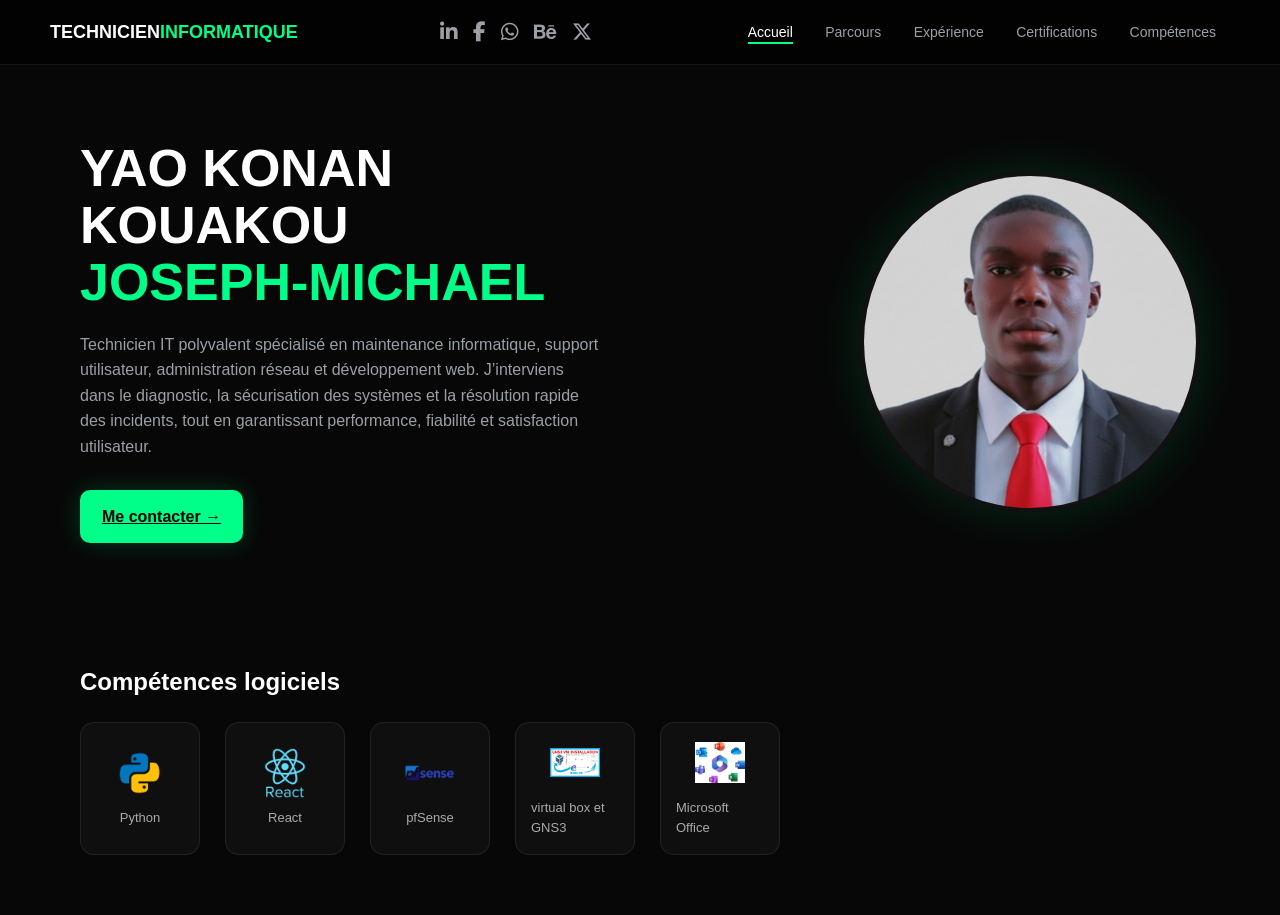
<file: index.html>
<!DOCTYPE html>
<html lang="fr">
<head>
  <!-- META ESSENTIEL -->
  <meta charset="UTF-8">
  <meta name="viewport" content="width=device-width, initial-scale=1.0">
  
  <!-- LIEN CORRIGÉ POUR LES ICÔNES -->
  <link rel="stylesheet" href="https://cdnjs.cloudflare.com/ajax/libs/font-awesome/6.5.0/css/all.min.css">

  <!-- SEO -->
  <meta name="description" content="Portfolio professionnel de Joseph-Michael YAO, technicien informatique spécialisé en maintenance, réseaux, développement web et vidéosurveillance.">
  <meta name="keywords" content="technicien informatique, réseau, maintenance, vidéosurveillance, développeur web, Côte d'Ivoire">
  <meta name="author" content="YAO KONAN KOUAKOU JOSEPH-MICHAEL">

  <!-- OPEN GRAPH (pour partage WhatsApp / Facebook) -->
  <meta property="og:title" content="Joseph-Michael YAO | Technicien Informatique">
  <meta property="og:description" content="Technicien IT polyvalent spécialisé en maintenance, réseau et développement web.">
  <meta property="og:image" content="profile.jpg">
  <meta property="og:type" content="website">

  <title>Joseph-Michael YAO | Technicien Informatique</title>

  <!-- CSS -->
  <link rel="stylesheet" href="style.css">

  <!-- FAVICON -->
  <link rel="icon" href="profile.jpg" type="image/jpeg">
</head>

<body>

  <!-- ================= NAVBAR ================= -->
  <header class="navbar">
    

    <!-- LOGO -->
    <div class="logo" aria-label="Logo du site">
      TECHNICIEN<span>INFORMATIQUE</span>
    </div>

    <!-- RÉSEAUX SOCIAUX DESKTOP -->
    <div class="socials">
      <a href="https://linkedin.com" target="_blank" aria-label="LinkedIn">
        <i class="fab fa-linkedin-in"></i>
      </a>
      <a href="https://www.facebook.com/share/1b37nTkpsk/?mibextid=wwXIfr" target="_blank" aria-label="Facebook">
        <i class="fab fa-facebook-f"></i>
      </a>
      <a href="https://wa.me/2250545827545" target="_blank" aria-label="WhatsApp">
        <i class="fab fa-whatsapp"></i>
      </a>
      <a href="#" aria-label="Behance">
        <i class="fab fa-behance"></i>
      </a>
      <a href="#" aria-label="Twitter">
        <i class="fab fa-x-twitter"></i>
      </a>
    </div>

    <!-- NAVIGATION -->
<nav id="menu" class="nav-menu" aria-label="Navigation principale">

  <a href="index.html" class="active">Accueil</a>
  <a href="parcours.html">Parcours</a>
  <a href="experience.html">Expérience</a>
  <a href="certification.html">Certifications</a>
  <a href="competence.html">Compétences</a>

  <!-- 🔽 AJOUT RÉSEAUX DANS MENU MOBILE -->
  <div class="mobile-socials">
    <a href="https://linkedin.com" target="_blank">
      <i class="fab fa-linkedin-in"></i>
    </a>
    <a href="https://facebook.com/joseph.michael" target="_blank">
      <i class="fab fa-facebook-f"></i>
    </a>
    <a href="https://wa.me/2250545827545" target="_blank">
      <i class="fab fa-whatsapp"></i>
    </a>
    <a href="#">
      <i class="fab fa-behance"></i>
    </a>
    <a href="#">
      <i class="fab fa-x-twitter"></i>
    </a>
  </div>
</nav>

    <!-- MENU MOBILE -->
    <button class="burger" aria-label="Ouvrir le menu mobile" onclick="toggleMenu()">
      ☰
    </button>

  </header>

  <!-- ================= CONTENU PRINCIPAL ================= -->
  <main>

    <!-- HERO SECTION -->
    <section class="hero">

      <!-- TEXTE -->
      <div class="hero-text">
        <h1>
          YAO KONAN KOUAKOU <br>
          <span>JOSEPH-MICHAEL</span>
        </h1>

        <p>
          Technicien IT polyvalent spécialisé en maintenance informatique, support utilisateur,
          administration réseau et développement web.  
          J’interviens dans le diagnostic, la sécurisation des systèmes et la résolution rapide
          des incidents, tout en garantissant performance, fiabilité et satisfaction utilisateur.
        </p>

        <a href="https://wa.me/2250545827545" class="btn" aria-label="Contacter Joseph-Michael">
          Me contacter →
        </a>
      </div>

      <!-- IMAGE -->
      <div class="hero-img">
        <div class="circle">
          <img 
            src="profile.jpg" 
            alt="Photo de Joseph-Michael YAO, technicien informatique"
            loading="lazy"
          >
        </div>
      </div>

    </section>

    <!-- ================= COMPÉTENCES LOGICIEL ================= -->
    <section class="worked" aria-labelledby="competences-logiciel">
      
      <h2 id="competences-logiciel">Compétences logiciels</h2>

        <div class="logos">

          <div class="logo-item">
            <img src="python.png" alt="Python">
            <span>Python</span>
          </div>

          <div class="logo-item">
            <img src="react_logo.webp" alt="React logo">
            <span>React</span>
          </div>

          <div class="logo-item">
            <img src="pfsense-logo.webp" alt="pfSense logo">
            <span>pfSense</span>
          </div>

          <div class="logo-item">
            <img src="maxresdefault.jpg" alt="virtual box et GNS3 logo">
            <span>virtual box et GNS3</span>
          </div>

          <div class="logo-item">
            <img src="office.webp" alt="Microsoft Office">
            <span>Microsoft Office</span>
          </div>

        </div>
    </section>

  </main>

  <!-- JS -->
  <script src="java.js" defer></script>

</body>
</html>
</file>
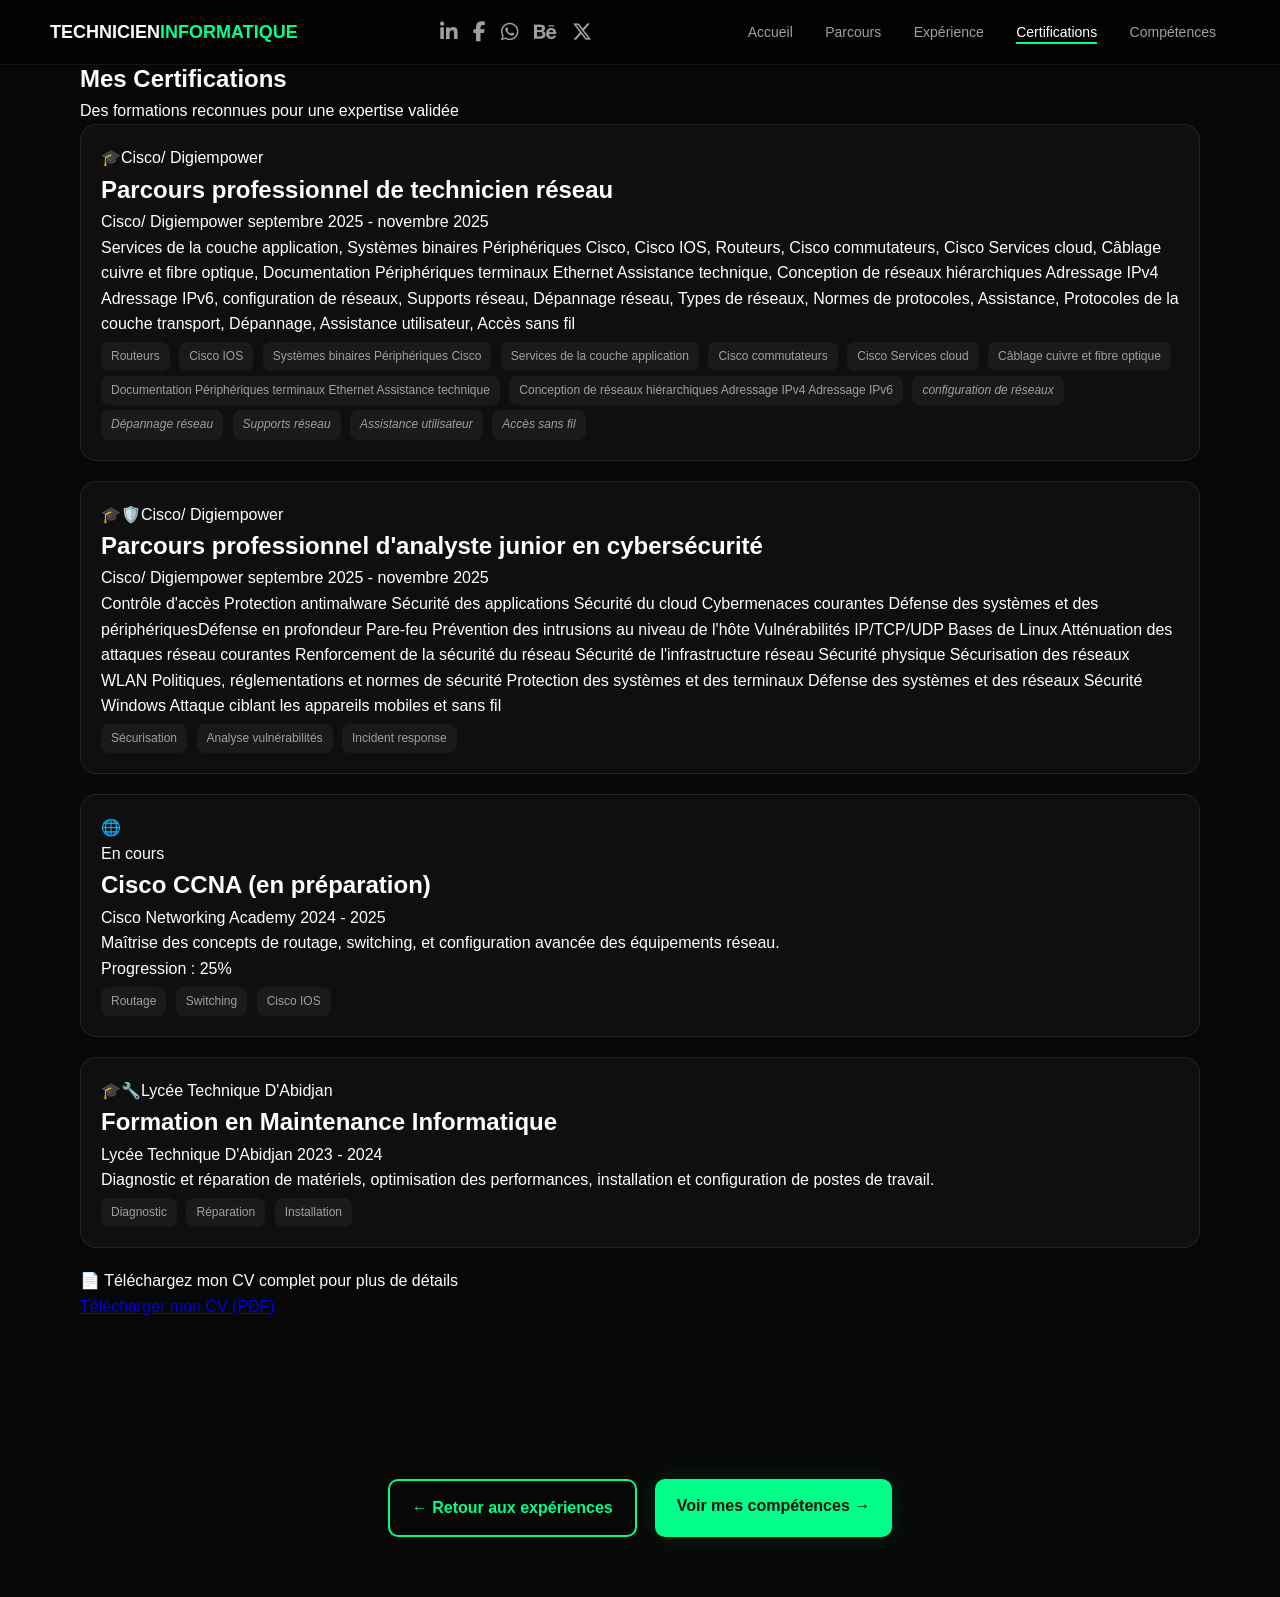
<file: certification.html>
<!DOCTYPE html>
<html lang="fr">
<head>
  <!-- META ESSENTIEL -->
  <meta charset="UTF-8">
  <meta name="viewport" content="width=device-width, initial-scale=1.0">
  
  <!-- LIEN CORRIGÉ POUR LES ICÔNES -->
  <link rel="stylesheet" href="https://cdnjs.cloudflare.com/ajax/libs/font-awesome/6.5.0/css/all.min.css">

  <!-- SEO -->
  <meta name="description" content="Portfolio professionnel de Joseph-Michael YAO, technicien informatique spécialisé en maintenance, réseaux, développement web et vidéosurveillance.">
  <meta name="keywords" content="technicien informatique, réseau, maintenance, vidéosurveillance, développeur web, Côte d'Ivoire">
  <meta name="author" content="YAO KONAN KOUAKOU JOSEPH-MICHAEL">

  <!-- OPEN GRAPH (pour partage WhatsApp / Facebook) -->
  <meta property="og:title" content="Joseph-Michael YAO | Technicien Informatique">
  <meta property="og:description" content="Technicien IT polyvalent spécialisé en maintenance, réseau et développement web.">
  <meta property="og:image" content="profile.jpg">
  <meta property="og:type" content="website">

  <title>Joseph-Michael YAO | Technicien Informatique</title>

  <!-- CSS -->
  <link rel="stylesheet" href="style.css">

  <!-- FAVICON -->
  <link rel="icon" href="profile.jpg" type="image/jpeg">
</head>

<body>

  <!-- ================= NAVBAR ================= -->
  <header class="navbar">
    

    <!-- LOGO -->
    <div class="logo" aria-label="Logo du site">
      TECHNICIEN<span>INFORMATIQUE</span>
    </div>

    <!-- RÉSEAUX SOCIAUX DESKTOP -->
    <div class="socials">
      <a href="https://linkedin.com" target="_blank" aria-label="LinkedIn">
        <i class="fab fa-linkedin-in"></i>
      </a>
      <a href="https://www.facebook.com/share/1b37nTkpsk/?mibextid=wwXIfr" target="_blank" aria-label="Facebook">
        <i class="fab fa-facebook-f"></i>
      </a>
      <a href="https://wa.me/2250545827545" target="_blank" aria-label="WhatsApp">
        <i class="fab fa-whatsapp"></i>
      </a>
      <a href="#" aria-label="Behance">
        <i class="fab fa-behance"></i>
      </a>
      <a href="#" aria-label="Twitter">
        <i class="fab fa-x-twitter"></i>
      </a>
    </div>

    <!-- NAVIGATION -->
<nav id="menu" class="nav-menu" aria-label="Navigation principale">

  <a href="index.html">Accueil</a>
  <a href="parcours.html">Parcours</a>
  <a href="experience.html">Expérience</a>
  <a href="certification.html" class="active">Certifications</a>
  <a href="competence.html">Compétences</a>

  <!-- 🔽 AJOUT RÉSEAUX DANS MENU MOBILE -->
  <div class="mobile-socials">
    <a href="https://linkedin.com" target="_blank">
      <i class="fab fa-linkedin-in"></i>
    </a>
    <a href="https://facebook.com/joseph.michael" target="_blank">
      <i class="fab fa-facebook-f"></i>
    </a>
    <a href="https://wa.me/2250545827545" target="_blank">
      <i class="fab fa-whatsapp"></i>
    </a>
    <a href="#">
      <i class="fab fa-behance"></i>
    </a>
    <a href="#">
      <i class="fab fa-x-twitter"></i>
    </a>
  </div>
</nav>

    <!-- MENU MOBILE -->
    <button class="burger" aria-label="Ouvrir le menu mobile" onclick="toggleMenu()">
      ☰
    </button>

  </header>

  <main>
    <!-- SECTION CERTIFICATIONS -->
    <section class="certifications">
      <div class="certifications-header">
        <h1>Mes Certifications</h1>
        <p class="subtitle">Des formations reconnues pour une expertise validée</p>
      </div>

      <div class="certifications-grid">
        <!-- Certification 1 - Parcours professionnel de technicien réseau -->
        <div class="certification-card">
          <div class="certification-icon">🎓Cisco/ Digiempower</div>
          <div class="certification-content">
            <h2>Parcours professionnel de technicien réseau</h2>
            <div class="certification-meta">
              <span class="cert-org">Cisco/ Digiempower</span>
              <span class="cert-date">septembre 2025 - novembre 2025</span>
            </div>
            <p> Services de la couche application,
              Systèmes binaires Périphériques Cisco, 
              Cisco IOS, Routeurs, 
              Cisco commutateurs, 
              Cisco Services cloud,
              Câblage cuivre et fibre optique,
              Documentation Périphériques terminaux Ethernet Assistance technique,
              Conception de réseaux hiérarchiques Adressage IPv4 Adressage IPv6, 
              configuration de réseaux,
              Supports réseau,
              Dépannage réseau, 
              Types de réseaux, 
              Normes de protocoles, 
              Assistance, 
              Protocoles de la couche transport, 
              Dépannage, 
              Assistance utilisateur, 
              Accès sans fil</p>
            <div class="certification-skills">
              <span class="cert-skill">Routeurs</span>
              <span class="cert-skill">Cisco IOS</span>
              <span class="cert-skill">Systèmes binaires Périphériques Cisco</span>
              <span class="cert-skill">Services de la couche application</span>
              <span class="cert-skill">Cisco commutateurs</span>
              <span class="cert-skill">Cisco Services cloud</span>
              <span class="cert-skill">Câblage cuivre et fibre optique</span>
              <span class="cert-skill">Documentation Périphériques terminaux Ethernet Assistance technique</span>
              <span class="cert-skill">Conception de réseaux hiérarchiques Adressage IPv4 Adressage IPv6</span>
              <var><span class="cert-skill">configuration de réseaux</span>
              <span class="cert-skill">Dépannage réseau</span>
              <span class="cert-skill">Supports réseau</span>
              <span class="cert-skill">Assistance utilisateur</span>
              <span class="cert-skill">Accès sans fil</span>

          </var>
            </div>
          </div>
        </div>

        <!-- Certification 3 - Formation Cybersécurité -->
        <div class="certification-card">
          <div class="certification-icon">🎓🛡️Cisco/ Digiempower</div>
          <div class="certification-content">
            <h2>Parcours professionnel d'analyste junior en cybersécurité</h2>
            <div class="certification-meta">
              <span class="cert-org">Cisco/ Digiempower</span>
              <span class="cert-date">septembre 2025 - novembre 2025</span>
            </div>
            <p>Contrôle d'accès Protection antimalware Sécurité des applications Sécurité du cloud Cybermenaces courantes Défense des systèmes et des périphériquesDéfense en profondeur Pare-feu Prévention des intrusions au niveau de l'hôte Vulnérabilités IP/TCP/UDP Bases de Linux Atténuation des attaques réseau courantes Renforcement de la sécurité du réseau Sécurité de l'infrastructure réseau Sécurité physique Sécurisation des réseaux WLAN Politiques, réglementations et normes de sécurité Protection des systèmes et des terminaux Défense des systèmes et des réseaux Sécurité Windows Attaque ciblant les appareils mobiles et sans fil</p>
            <div class="certification-skills">
              <span class="cert-skill">Sécurisation</span>
              <span class="cert-skill">Analyse vulnérabilités</span>
              <span class="cert-skill">Incident response</span>
            </div>
          </div>
        </div>

        <!-- Certification 4 - Cisco CCNA (en cours) -->
        <div class="certification-card in-progress">
          <div class="certification-icon">🌐</div>
          <div class="certification-content">
            <div class="cert-badge">En cours</div>
            <h2>Cisco CCNA (en préparation)</h2>
            <div class="certification-meta">
              <span class="cert-org">Cisco Networking Academy</span>
              <span class="cert-date">2024 - 2025</span>
            </div>
            <p>Maîtrise des concepts de routage, switching, et configuration avancée des équipements réseau.</p>
            <div class="progress-bar">
              <div class="progress-fill" style="width: 60%"></div>
            </div>
            <span class="progress-text">Progression : 25%</span>
            <div class="certification-skills">
              <span class="cert-skill">Routage</span>
              <span class="cert-skill">Switching</span>
              <span class="cert-skill">Cisco IOS</span>
            </div>
          </div>
        </div>

        <!-- Certification 5 - Maintenance & Support -->
        <div class="certification-card">
          <div class="certification-icon">🎓🔧Lycée Technique D'Abidjan</div>
          <div class="certification-content">
            <h2>Formation en Maintenance Informatique</h2>
            <div class="certification-meta">
              <span class="cert-org">Lycée Technique D'Abidjan</span>
              <span class="cert-date">2023 - 2024</span>
            </div>
            <p>Diagnostic et réparation de matériels, optimisation des performances, installation et configuration de postes de travail.</p>
            <div class="certification-skills">
              <span class="cert-skill">Diagnostic</span>
              <span class="cert-skill">Réparation</span>
              <span class="cert-skill">Installation</span>
            </div>
          </div>
        </div>

      </div>

      <!-- Section téléchargement CV -->
      <div class="cv-section">
        <div class="cv-card">
          <p>📄 Téléchargez mon CV complet pour plus de détails</p>
          <a href="CV_INFORMATICIEN RESEAU_YAO KONAN_KOUAKOU JOSEPH-MICHAEL (2).pdf" class="btn-cv" download>Télécharger mon CV (PDF)</a>
        </div>
      </div>

      <!-- Boutons de navigation -->
      <div class="certifications-actions">
        <a href="experience.html" class="btn-secondary">← Retour aux expériences</a>
        <a href="competence.html" class="btn-primary">Voir mes compétences →</a>
      </div>
    </section>
  </main>

  <script src="java.js" defer></script>
</body>
</html>
</file>
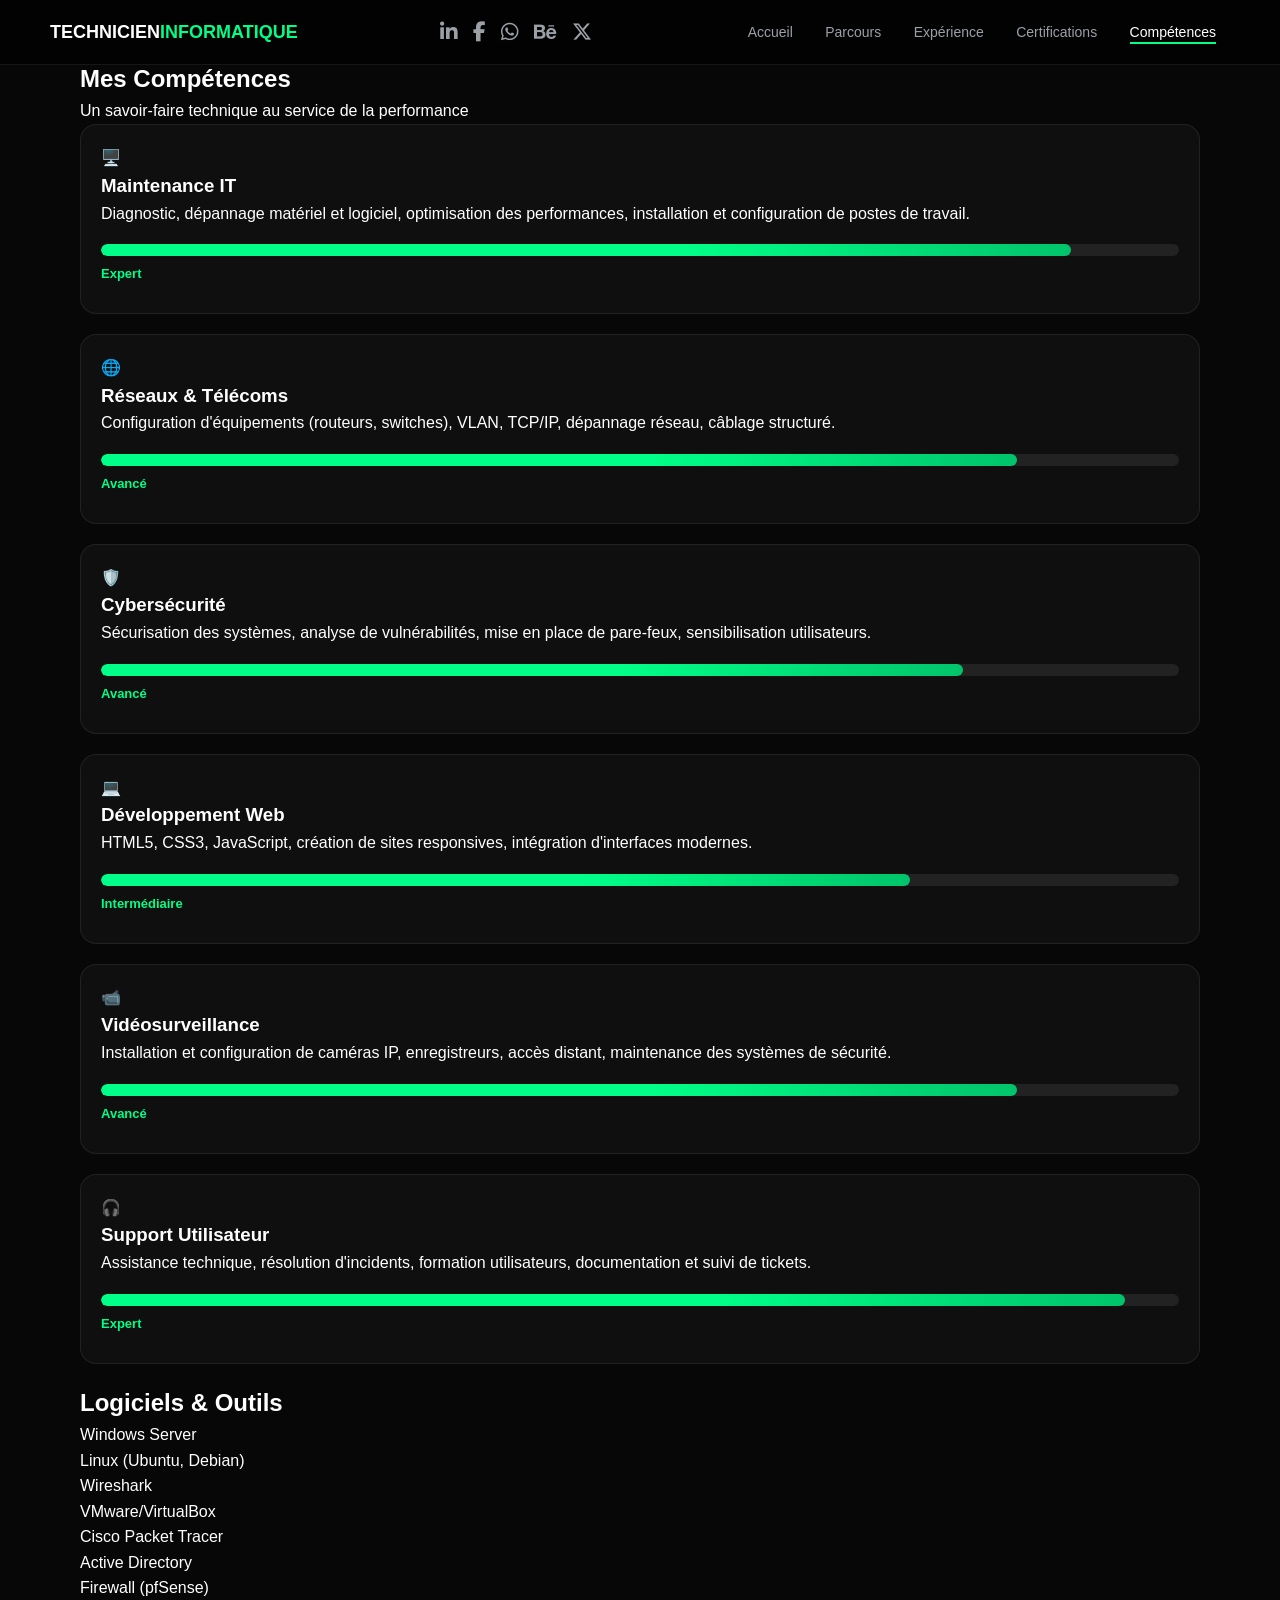
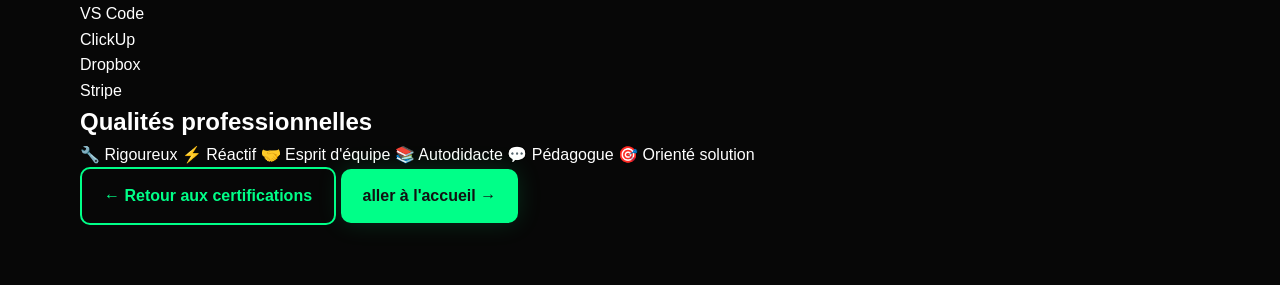
<file: competence.html>
<!DOCTYPE html>
<html lang="fr">
<head>
  <!-- META ESSENTIEL -->
  <meta charset="UTF-8">
  <meta name="viewport" content="width=device-width, initial-scale=1.0">
  
  <!-- LIEN CORRIGÉ POUR LES ICÔNES -->
  <link rel="stylesheet" href="https://cdnjs.cloudflare.com/ajax/libs/font-awesome/6.5.0/css/all.min.css">

  <!-- SEO -->
  <meta name="description" content="Portfolio professionnel de Joseph-Michael YAO, technicien informatique spécialisé en maintenance, réseaux, développement web et vidéosurveillance.">
  <meta name="keywords" content="technicien informatique, réseau, maintenance, vidéosurveillance, développeur web, Côte d'Ivoire">
  <meta name="author" content="YAO KONAN KOUAKOU JOSEPH-MICHAEL">

  <!-- OPEN GRAPH (pour partage WhatsApp / Facebook) -->
  <meta property="og:title" content="Joseph-Michael YAO | Technicien Informatique">
  <meta property="og:description" content="Technicien IT polyvalent spécialisé en maintenance, réseau et développement web.">
  <meta property="og:image" content="profile.jpg">
  <meta property="og:type" content="website">

  <title>Joseph-Michael YAO | Technicien Informatique</title>

  <!-- CSS -->
  <link rel="stylesheet" href="style.css">

  <!-- FAVICON -->
  <link rel="icon" href="profile.jpg" type="image/jpeg">
</head>

<body>

  <!-- ================= NAVBAR ================= -->
  <header class="navbar">
    

    <!-- LOGO -->
    <div class="logo" aria-label="Logo du site">
      TECHNICIEN<span>INFORMATIQUE</span>
    </div>

    <!-- RÉSEAUX SOCIAUX DESKTOP -->
    <div class="socials">
      <a href="https://linkedin.com" target="_blank" aria-label="LinkedIn">
        <i class="fab fa-linkedin-in"></i>
      </a>
      <a href="https://facebook.com/joseph.michael" target="_blank" aria-label="Facebook">
        <i class="fab fa-facebook-f"></i>
      </a>
      <a href="https://wa.me/2250545827545" target="_blank" aria-label="WhatsApp">
        <i class="fab fa-whatsapp"></i>
      </a>
      <a href="#" aria-label="Behance">
        <i class="fab fa-behance"></i>
      </a>
      <a href="#" aria-label="Twitter">
        <i class="fab fa-x-twitter"></i>
      </a>
    </div>

    <!-- NAVIGATION -->
<nav id="menu" class="nav-menu" aria-label="Navigation principale">

  <a href="index.html">Accueil</a>
  <a href="parcours.html">Parcours</a>
  <a href="experience.html">Expérience</a>
  <a href="certification.html">Certifications</a>
  <a href="competence.html" class="active">Compétences</a>

  <!-- 🔽 AJOUT RÉSEAUX DANS MENU MOBILE -->
  <div class="mobile-socials">
    <a href="https://linkedin.com" target="_blank">
      <i class="fab fa-linkedin-in"></i>
    </a>
    <a href="https://www.facebook.com/share/1b37nTkpsk/?mibextid=wwXIfr" target="_blank">
      <i class="fab fa-facebook-f"></i>
    </a>
    <a href="https://wa.me/2250545827545" target="_blank">
      <i class="fab fa-whatsapp"></i>
    </a>
    <a href="#">
      <i class="fab fa-behance"></i>
    </a>
    <a href="#">
      <i class="fab fa-x-twitter"></i>
    </a>
  </div>
</nav>

    <!-- MENU MOBILE -->
    <button class="burger" aria-label="Ouvrir le menu mobile" onclick="toggleMenu()">
      ☰
    </button>

  </header>

  <main>
    <!-- SECTION COMPÉTENCES -->
    <section class="competences">
      <div class="competences-header">
        <h1>Mes Compétences</h1>
        <p class="subtitle">Un savoir-faire technique au service de la performance</p>
      </div>

      <!-- Grille des compétences techniques -->
      <div class="skills-container">
        <!-- Maintenance IT -->
        <div class="skill-card">
          <div class="skill-icon">🖥️</div>
          <h3>Maintenance IT</h3>
          <p>Diagnostic, dépannage matériel et logiciel, optimisation des performances, installation et configuration de postes de travail.</p>
          <div class="skill-level">
            <div class="level-bar" style="width: 90%"></div>
          </div>
          <span class="level-text">Expert</span>
        </div>

        <!-- Réseaux -->
        <div class="skill-card">
          <div class="skill-icon">🌐</div>
          <h3>Réseaux & Télécoms</h3>
          <p>Configuration d'équipements (routeurs, switches), VLAN, TCP/IP, dépannage réseau, câblage structuré.</p>
          <div class="skill-level">
            <div class="level-bar" style="width: 85%"></div>
          </div>
          <span class="level-text">Avancé</span>
        </div>

        <!-- Cybersécurité -->
        <div class="skill-card">
          <div class="skill-icon">🛡️</div>
          <h3>Cybersécurité</h3>
          <p>Sécurisation des systèmes, analyse de vulnérabilités, mise en place de pare-feux, sensibilisation utilisateurs.</p>
          <div class="skill-level">
            <div class="level-bar" style="width: 80%"></div>
          </div>
          <span class="level-text">Avancé</span>
        </div>

        <!-- Développement Web -->
        <div class="skill-card">
          <div class="skill-icon">💻</div>
          <h3>Développement Web</h3>
          <p>HTML5, CSS3, JavaScript, création de sites responsives, intégration d'interfaces modernes.</p>
          <div class="skill-level">
            <div class="level-bar" style="width: 75%"></div>
          </div>
          <span class="level-text">Intermédiaire</span>
        </div>

        <!-- Vidéosurveillance -->
        <div class="skill-card">
          <div class="skill-icon">📹</div>
          <h3>Vidéosurveillance</h3>
          <p>Installation et configuration de caméras IP, enregistreurs, accès distant, maintenance des systèmes de sécurité.</p>
          <div class="skill-level">
            <div class="level-bar" style="width: 85%"></div>
          </div>
          <span class="level-text">Avancé</span>
        </div>

        <!-- Support Utilisateur -->
        <div class="skill-card">
          <div class="skill-icon">🎧</div>
          <h3>Support Utilisateur</h3>
          <p>Assistance technique, résolution d'incidents, formation utilisateurs, documentation et suivi de tickets.</p>
          <div class="skill-level">
            <div class="level-bar" style="width: 95%"></div>
          </div>
          <span class="level-text">Expert</span>
        </div>
      </div>

      <!-- Logiciels maîtrisés -->
      <div class="software-section">
        <h2>Logiciels & Outils</h2>
        <div class="software-grid">
          <div class="software-item">Windows Server</div>
          <div class="software-item">Linux (Ubuntu, Debian)</div>
          <div class="software-item">Wireshark</div>
          <div class="software-item">VMware/VirtualBox</div>
          <div class="software-item">Cisco Packet Tracer</div>
          <div class="software-item">Active Directory</div>
          <div class="software-item">Firewall (pfSense)</div>
          <div class="software-item">VS Code</div>
          <div class="software-item">ClickUp</div>
          <div class="software-item">Dropbox</div>
          <div class="software-item">Stripe</div>
        </div>
      </div>

      <!-- Soft skills -->
      <div class="softskills-section">
        <h2>Qualités professionnelles</h2>
        <div class="softskills-grid">
          <span class="softskill-tag">🔧 Rigoureux</span>
          <span class="softskill-tag">⚡ Réactif</span>
          <span class="softskill-tag">🤝 Esprit d'équipe</span>
          <span class="softskill-tag">📚 Autodidacte</span>
          <span class="softskill-tag">💬 Pédagogue</span>
          <span class="softskill-tag">🎯 Orienté solution</span>
        </div>
      </div>

      <!-- Boutons de navigation -->
      <div class="competences-actions">
        <a href="certification.html" class="btn-secondary">← Retour aux certifications</a>
        <a href="index.html" class="btn-primary">aller à l'accueil →</a>
      </div>
    </section>
  </main>

  <script src="java.js" defer></script>
</body>
</html>
</file>
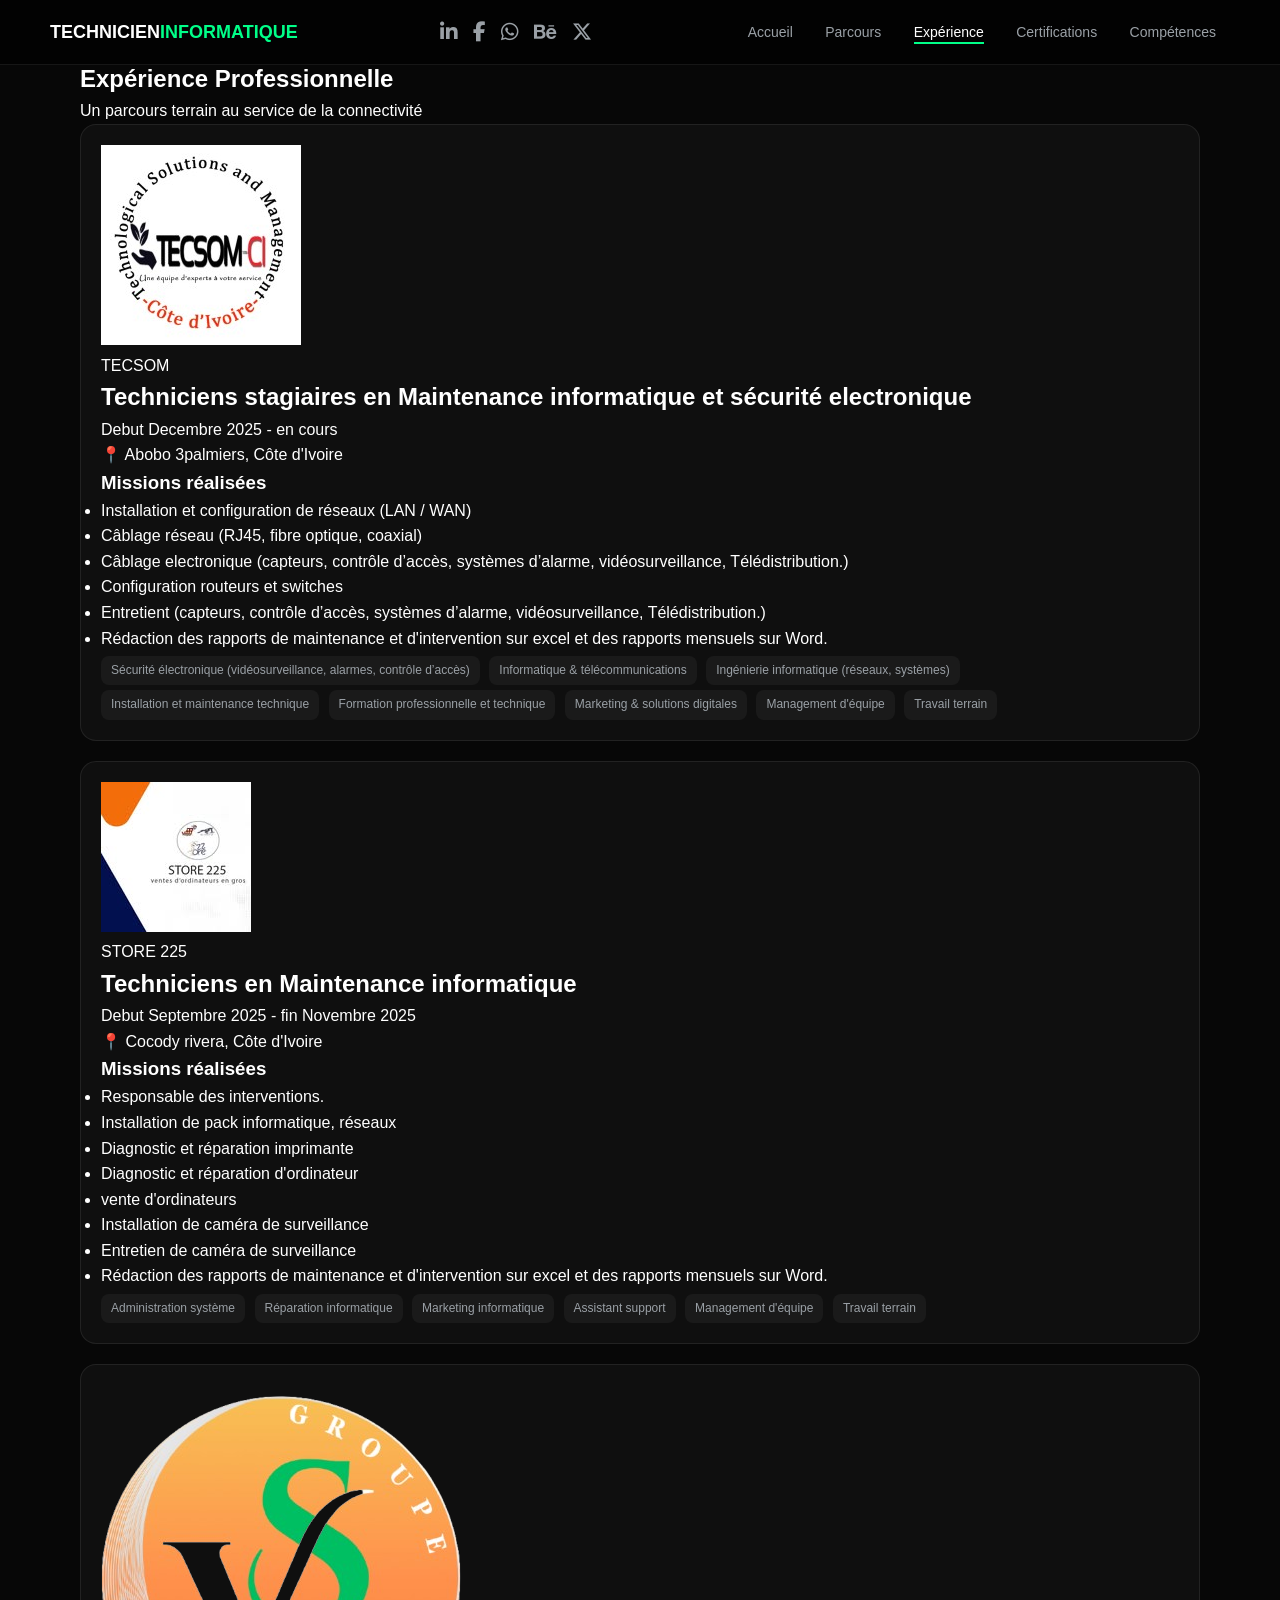
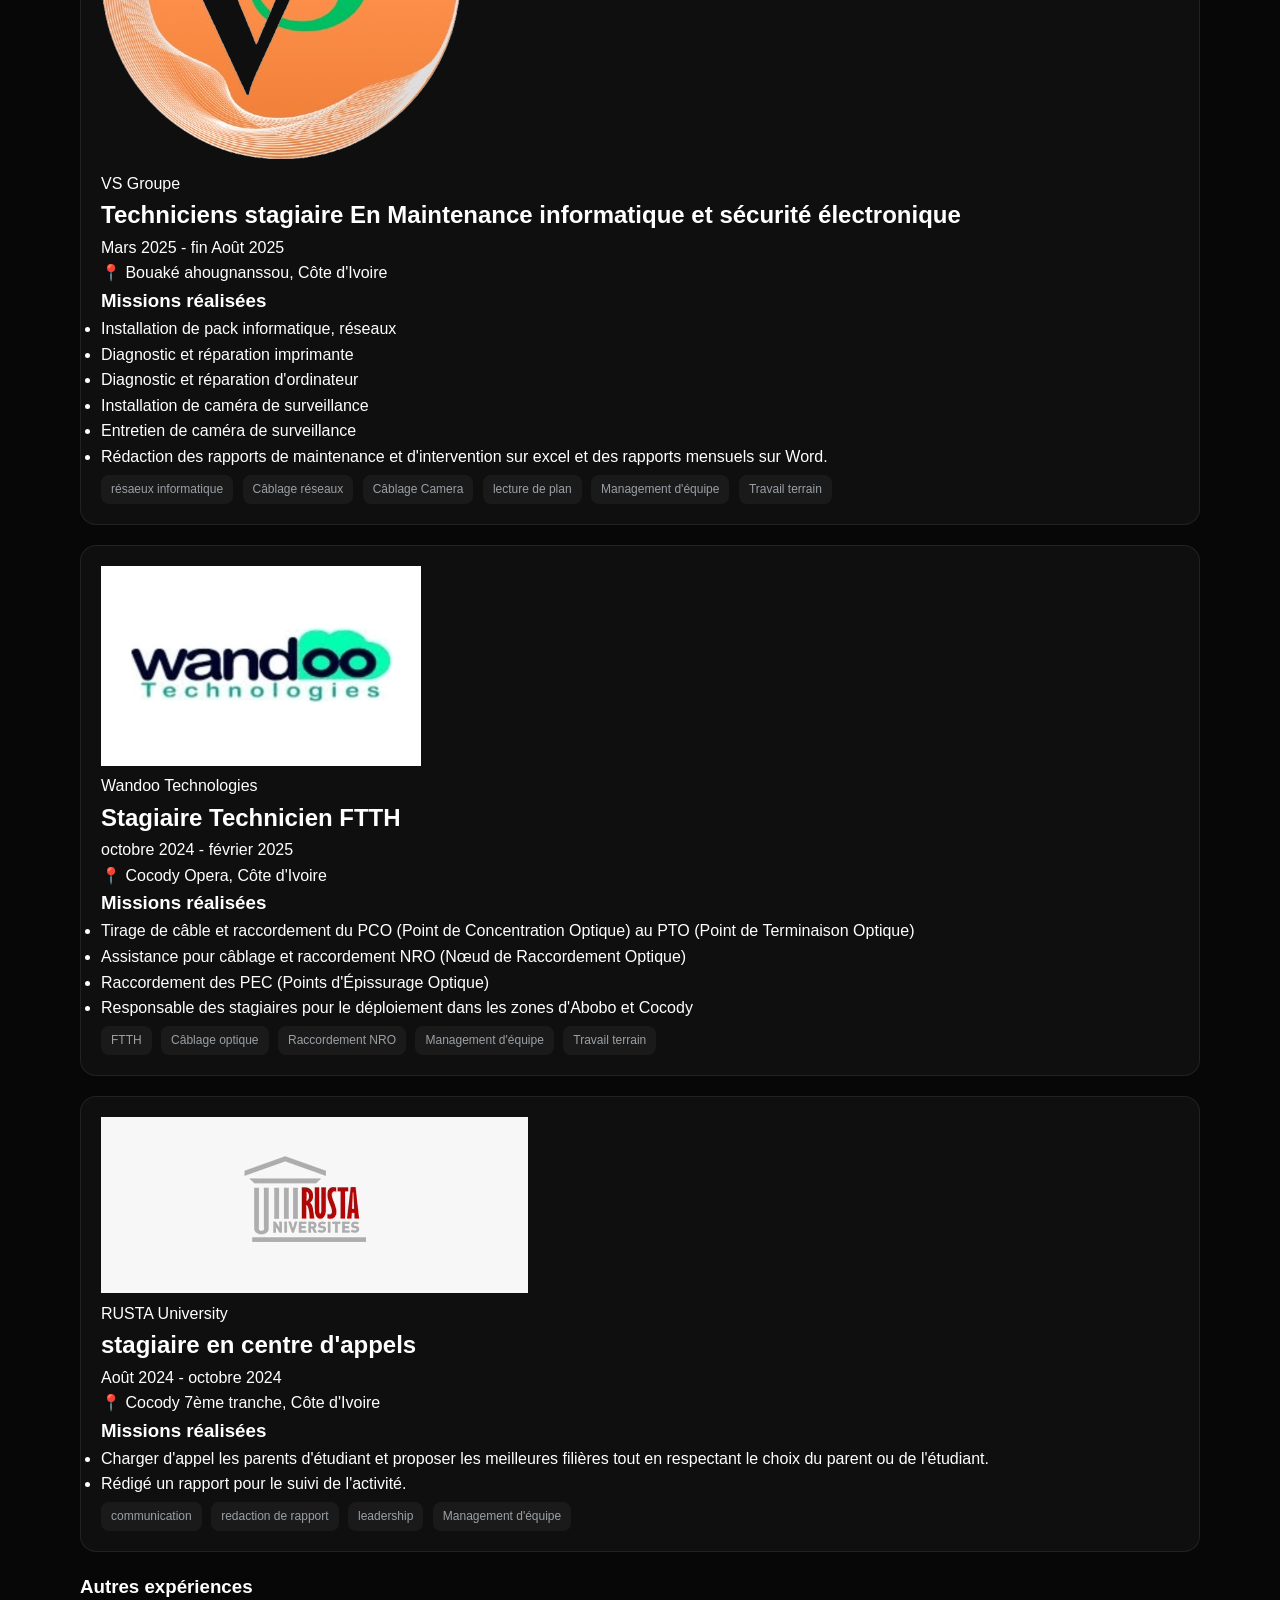
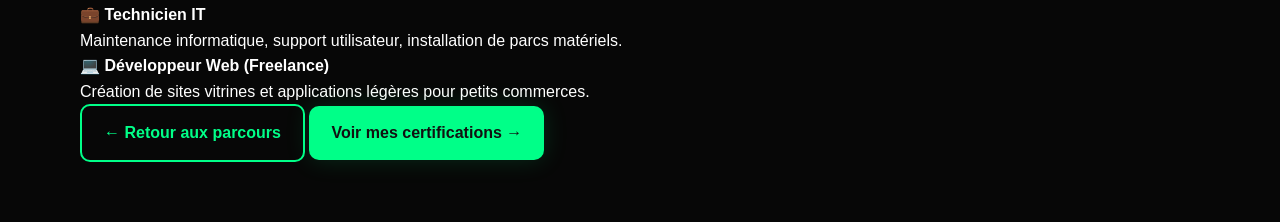
<file: experience.html>
<!DOCTYPE html>
<html lang="fr">
<head>
  <!-- META ESSENTIEL -->
  <meta charset="UTF-8">
  <meta name="viewport" content="width=device-width, initial-scale=1.0">
  
  <!-- LIEN CORRIGÉ POUR LES ICÔNES -->
  <link rel="stylesheet" href="https://cdnjs.cloudflare.com/ajax/libs/font-awesome/6.5.0/css/all.min.css">

  <!-- SEO -->
  <meta name="description" content="Portfolio professionnel de Joseph-Michael YAO, technicien informatique spécialisé en maintenance, réseaux, développement web et vidéosurveillance.">
  <meta name="keywords" content="technicien informatique, réseau, maintenance, vidéosurveillance, développeur web, Côte d'Ivoire">
  <meta name="author" content="YAO KONAN KOUAKOU JOSEPH-MICHAEL">

  <!-- OPEN GRAPH (pour partage WhatsApp / Facebook) -->
  <meta property="og:title" content="Joseph-Michael YAO | Technicien Informatique">
  <meta property="og:description" content="Technicien IT polyvalent spécialisé en maintenance, réseau et développement web.">
  <meta property="og:image" content="profile.jpg">
  <meta property="og:type" content="website">

  <title>Joseph-Michael YAO | Technicien Informatique</title>

  <!-- CSS -->
  <link rel="stylesheet" href="style.css">

  <!-- FAVICON -->
  <link rel="icon" href="profile.jpg" type="image/jpeg">
</head>

<body>

  <!-- ================= NAVBAR ================= -->
  <header class="navbar">
    

    <!-- LOGO -->
    <div class="logo" aria-label="Logo du site">
      TECHNICIEN<span>INFORMATIQUE</span>
    </div>

    <!-- RÉSEAUX SOCIAUX DESKTOP -->
    <div class="socials">
      <a href="https://linkedin.com" target="_blank" aria-label="LinkedIn">
        <i class="fab fa-linkedin-in"></i>
      </a>
      <a href="https://www.facebook.com/share/1b37nTkpsk/?mibextid=wwXIfr" target="_blank" aria-label="Facebook">
        <i class="fab fa-facebook-f"></i>
      </a>
      <a href="https://wa.me/2250545827545" target="_blank" aria-label="WhatsApp">
        <i class="fab fa-whatsapp"></i>
      </a>
      <a href="#" aria-label="Behance">
        <i class="fab fa-behance"></i>
      </a>
      <a href="#" aria-label="Twitter">
        <i class="fab fa-x-twitter"></i>
      </a>
    </div>

    <!-- NAVIGATION -->
<nav id="menu" class="nav-menu" aria-label="Navigation principale">

  <a href="index.html">Accueil</a>
  <a href="parcours.html">Parcours</a>
  <a href="experience.html" class="active">Expérience</a>
  <a href="certification.html">Certifications</a>
  <a href="competence.html">Compétences</a>

  <!-- 🔽 AJOUT RÉSEAUX DANS MENU MOBILE -->
  <div class="mobile-socials">
    <a href="https://linkedin.com" target="_blank">
      <i class="fab fa-linkedin-in"></i>
    </a>
    <a href="https://facebook.com/joseph.michael" target="_blank">
      <i class="fab fa-facebook-f"></i>
    </a>
    <a href="https://wa.me/2250545827545" target="_blank">
      <i class="fab fa-whatsapp"></i>
    </a>
    <a href="#">
      <i class="fab fa-behance"></i>
    </a>
    <a href="#">
      <i class="fab fa-x-twitter"></i>
    </a>
  </div>
</nav>

    <!-- MENU MOBILE -->
    <button class="burger" aria-label="Ouvrir le menu mobile" onclick="toggleMenu()">
      ☰
    </button>

  </header>

  <main>
    <!-- SECTION EXPÉRIENCE -->
    <section class="experience">
      <div class="experience-header">
        <h1>Expérience Professionnelle</h1>
        <p class="subtitle">Un parcours terrain au service de la connectivité</p>
      </div>

             <!-- Carte expérience Techniciens En Maintenance informatique -->
      <div class="experience-card">
        <div class="experience-badge">
          <div class="company-logo">
            <img src="TECSOM.jfif" alt="Logo TECSOM">
          </div>
          <span class="company-name">TECSOM</span>
        </div>

        <div class="experience-details">
          <div class="experience-title">
            <h2>Techniciens stagiaires en Maintenance informatique et sécurité electronique</h2>
            <span class="experience-date">Debut Decembre 2025 - en cours</span>
          </div>

          <div class="experience-location">
            📍 Abobo 3palmiers, Côte d'Ivoire
          </div>

          <div class="experience-missions">
            <h3>Missions réalisées</h3>
            <ul>
              <li>Installation et configuration de réseaux (LAN / WAN)</li>
              <li>Câblage réseau (RJ45, fibre optique, coaxial)</li>
              <li>Câblage electronique (capteurs, contrôle d’accès, systèmes d’alarme, vidéosurveillance, Télédistribution.)</li>
              <li>Configuration routeurs et switches</li>
              <li>Entretient (capteurs, contrôle d’accès, systèmes d’alarme, vidéosurveillance, Télédistribution.)</li>
              <li> Rédaction des rapports de maintenance et d'intervention sur excel et des rapports mensuels sur Word.</li>
            </ul>
          </div>

          <div class="experience-skills">
            <span class="skill-badge">Sécurité électronique (vidéosurveillance, alarmes, contrôle d’accès)</span>
            <span class="skill-badge">Informatique & télécommunications</span>
            <span class="skill-badge">Ingénierie informatique (réseaux, systèmes)</span>
            <span class="skill-badge">Installation et maintenance technique</span>
            <span class="skill-badge">Formation professionnelle et technique</span>
            <span class="skill-badge">Marketing & solutions digitales</span>
            <span class="skill-badge">Management d'équipe</span>
            <span class="skill-badge">Travail terrain</span>
          </div>
        </div>
      </div>

       <!-- Carte expérience Techniciens En Maintenance informatique -->
      <div class="experience-card">
        <div class="experience-badge">
          <div class="company-logo">
            <img src="Store225.jpg" alt="Logo STORE 225">
          </div>
          <span class="company-name">STORE 225</span>
        </div>

        <div class="experience-details">
          <div class="experience-title">
            <h2>Techniciens en Maintenance informatique</h2>
            <span class="experience-date">Debut Septembre 2025 - fin Novembre 2025</span>
          </div>

          <div class="experience-location">
            📍 Cocody rivera, Côte d'Ivoire
          </div>

          <div class="experience-missions">
            <h3>Missions réalisées</h3>
            <ul>
              <li>Responsable des interventions.</li>
              <li>Installation de pack informatique, réseaux</li>
              <li> Diagnostic et réparation imprimante</li>
              <li>Diagnostic et réparation d'ordinateur</li>
              <li> vente d'ordinateurs</li>
              <li> Installation de caméra de surveillance </li>
              <li> Entretien de caméra de surveillance </li>
              <li> Rédaction des rapports de maintenance et d'intervention sur excel et des rapports mensuels sur Word.</li>
            </ul>
          </div>

          <div class="experience-skills">
            <span class="skill-badge">Administration système</span>
            <span class="skill-badge">Réparation informatique</span>
            <span class="skill-badge">Marketing informatique</span>
            <span class="skill-badge">Assistant support</span>
            <span class="skill-badge">Management d'équipe</span>
            <span class="skill-badge">Travail terrain</span>
          </div>
        </div>
      </div>

            <!-- Carte expérience Techniciens En Maintenance informatique et sécurité électronique -->
      <div class="experience-card">
        <div class="experience-badge">
          <div class="company-logo">
            <img src="VS_Groupe.webp" alt="Logo VS Groupe">
          </div>
          <span class="company-name">VS Groupe</span>
        </div>

        <div class="experience-details">
          <div class="experience-title">
            <h2>Techniciens stagiaire En Maintenance informatique et sécurité électronique</h2>
            <span class="experience-date">Mars 2025 - fin Août 2025</span>
          </div>

          <div class="experience-location">
            📍 Bouaké ahougnanssou, Côte d'Ivoire
          </div>

          <div class="experience-missions">
            <h3>Missions réalisées</h3>
            <ul>
              <li>Installation de pack informatique, réseaux</li>
              <li> Diagnostic et réparation imprimante</li>
              <li>Diagnostic et réparation d'ordinateur</li>
              <li> Installation de caméra de surveillance </li>
              <li> Entretien de caméra de surveillance </li>
              <li> Rédaction des rapports de maintenance et d'intervention sur excel et des rapports mensuels sur Word.</li>
            </ul>
          </div>

          <div class="experience-skills">
            <span class="skill-badge">résaeux informatique</span>
            <span class="skill-badge">Câblage réseaux</span>
            <span class="skill-badge">Câblage Camera</span>
            <span class="skill-badge">lecture de plan</span>
            <span class="skill-badge">Management d'équipe</span>
            <span class="skill-badge">Travail terrain</span>
          </div>
        </div>
      </div>

      <!-- Carte expérience FTTH -->
      <div class="experience-card">
        <div class="experience-badge">
          <div class="company-logo">
            <img src="wandoo-logo.jpg" alt="Logo Wandoo">
          </div>
          <span class="company-name">Wandoo Technologies</span>
        </div>

        <div class="experience-details">
          <div class="experience-title">
            <h2>Stagiaire Technicien FTTH</h2>
            <span class="experience-date">octobre 2024 - février 2025</span>
          </div>

          <div class="experience-location">
            📍 Cocody Opera, Côte d'Ivoire
          </div>

          <div class="experience-missions">
            <h3>Missions réalisées</h3>
            <ul>
              <li>Tirage de câble et raccordement du PCO (Point de Concentration Optique) au PTO (Point de Terminaison Optique)</li>
              <li>Assistance pour câblage et raccordement NRO (Nœud de Raccordement Optique)</li>
              <li>Raccordement des PEC (Points d'Épissurage Optique)</li>
              <li>Responsable des stagiaires pour le déploiement dans les zones d'Abobo et Cocody</li>
            </ul>
          </div>

          <div class="experience-skills">
            <span class="skill-badge">FTTH</span>
            <span class="skill-badge">Câblage optique</span>
            <span class="skill-badge">Raccordement NRO</span>
            <span class="skill-badge">Management d'équipe</span>
            <span class="skill-badge">Travail terrain</span>
          </div>
        </div>
      </div>
            <!-- Carte expérience centre d'appels -->
      <div class="experience-card">
        <div class="experience-badge">
          <div class="company-logo">
            <img src="ins_rusta.png" alt="entreprise">
          </div>
          <span class="company-name">RUSTA University</span>
        </div>

        <div class="experience-details">
          <div class="experience-title">
            <h2>stagiaire en centre d'appels</h2>
            <span class="experience-date">Août 2024 - octobre 2024</span>
          </div>

          <div class="experience-location">
            📍 Cocody 7ème tranche, Côte d'Ivoire
          </div>

          <div class="experience-missions">
            <h3>Missions réalisées</h3>
            <ul>
              <li>Charger d'appel les parents d'étudiant et proposer les meilleures filières tout en respectant le choix du parent ou de l'étudiant.</li>
              <li>Rédigé un rapport pour le suivi de l'activité.</li>
          </div>

          <div class="experience-skills">
            <span class="skill-badge">communication</span>
            <span class="skill-badge">redaction de rapport</span>
            <span class="skill-badge">leadership</span>
            <span class="skill-badge">Management d'équipe</span>
          </div>
        </div>
      </div>

      <!-- Autres expériences (à compléter) -->
      <div class="other-experiences">
        <h3>Autres expériences</h3>
        <div class="experience-placeholder">
          <p>💼 <strong>Technicien IT</strong></p>
          <p class="placeholder-text">Maintenance informatique, support utilisateur, installation de parcs matériels.</p>
        </div>
        <div class="experience-placeholder">
          <p>💻 <strong>Développeur Web (Freelance)</strong></p>
          <p class="placeholder-text">Création de sites vitrines et applications légères pour petits commerces.</p>
        </div>
      </div>

      <!-- Boutons de navigation -->
      <div class="experience-actions">
        <a href="parcours.html" class="btn-secondary">← Retour aux parcours</a>
        <a href="certification.html" class="btn-primary">Voir mes certifications →</a>
      </div>
    </section>
  </main>

  <script src="java.js" defer></script>
</body>
</html>
</file>
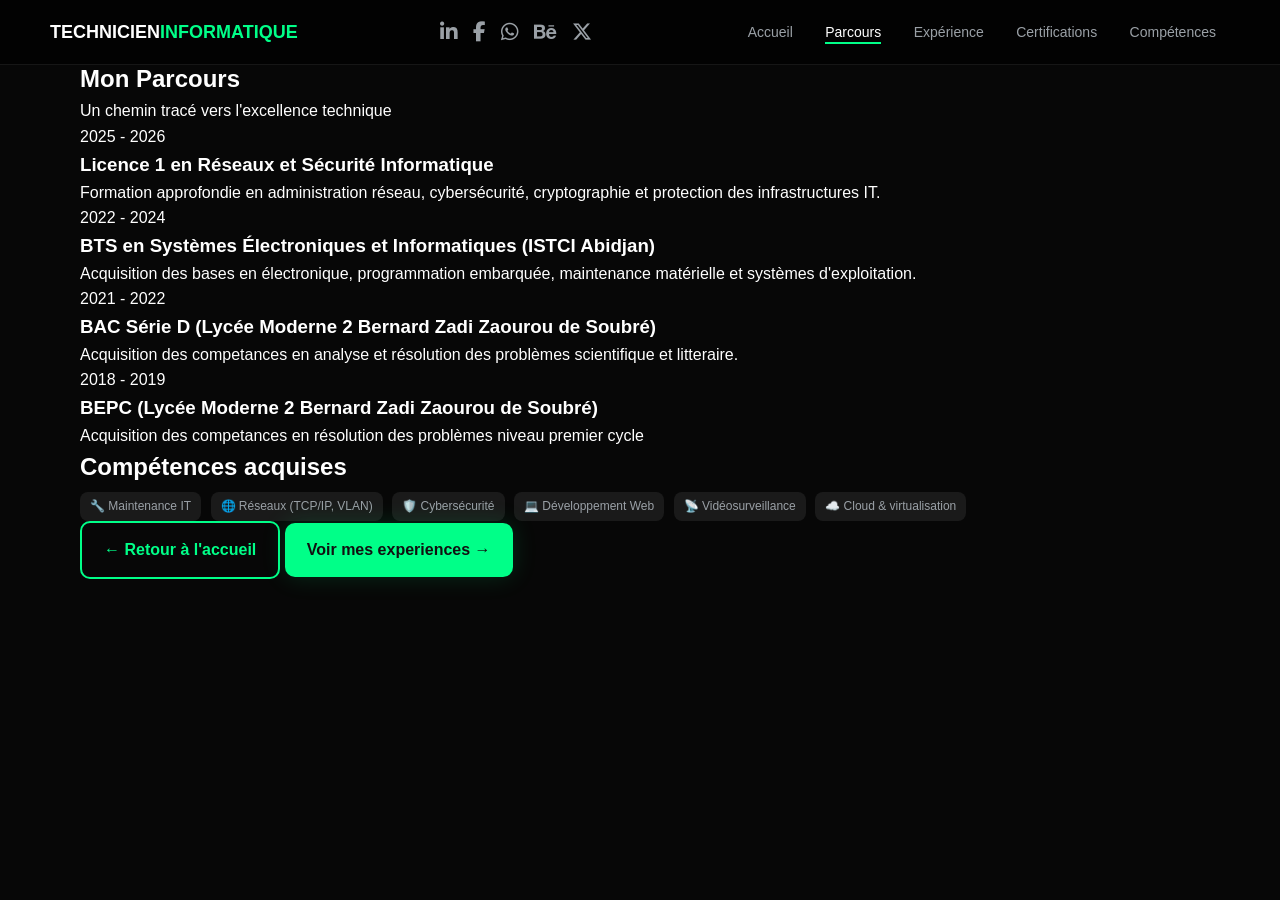
<file: parcours.html>
<!DOCTYPE html>
<html lang="fr">
<head>
  <!-- META ESSENTIEL -->
  <meta charset="UTF-8">
  <meta name="viewport" content="width=device-width, initial-scale=1.0">
  
  <!-- LIEN CORRIGÉ POUR LES ICÔNES -->
  <link rel="stylesheet" href="https://cdnjs.cloudflare.com/ajax/libs/font-awesome/6.5.0/css/all.min.css">

  <!-- SEO -->
  <meta name="description" content="Portfolio professionnel de Joseph-Michael YAO, technicien informatique spécialisé en maintenance, réseaux, développement web et vidéosurveillance.">
  <meta name="keywords" content="technicien informatique, réseau, maintenance, vidéosurveillance, développeur web, Côte d'Ivoire">
  <meta name="author" content="YAO KONAN KOUAKOU JOSEPH-MICHAEL">

  <!-- OPEN GRAPH (pour partage WhatsApp / Facebook) -->
  <meta property="og:title" content="Joseph-Michael YAO | Technicien Informatique">
  <meta property="og:description" content="Technicien IT polyvalent spécialisé en maintenance, réseau et développement web.">
  <meta property="og:image" content="profile.jpg">
  <meta property="og:type" content="website">

  <title><img src="profile.jpg" alt="mike photo">Joseph-Michael YAO | Technicien Informatique</title>

  <!-- CSS -->
  <link rel="stylesheet" href="style.css">

  <!-- FAVICON -->
  <link rel="icon" href="profile.jpg" type="image/jpeg">
</head>

<body>

  <!-- ================= NAVBAR ================= -->
  <header class="navbar">
    

    <!-- LOGO -->
    <div class="logo" aria-label="Logo du site">
      TECHNICIEN<span>INFORMATIQUE</span>
    </div>

    <!-- RÉSEAUX SOCIAUX DESKTOP -->
    <div class="socials">
      <a href="https://linkedin.com" target="_blank" aria-label="LinkedIn">
        <i class="fab fa-linkedin-in"></i>
      </a>
      <a href="https://facebook.com/joseph.michael" target="_blank" aria-label="Facebook">
        <i class="fab fa-facebook-f"></i>
      </a>
      <a href="https://wa.me/2250545827545" target="_blank" aria-label="WhatsApp">
        <i class="fab fa-whatsapp"></i>
      </a>
      <a href="#" aria-label="Behance">
        <i class="fab fa-behance"></i>
      </a>
      <a href="#" aria-label="Twitter">
        <i class="fab fa-x-twitter"></i>
      </a>
    </div>

    <!-- NAVIGATION -->
<nav id="menu" class="nav-menu" aria-label="Navigation principale">

  <a href="index.html">Accueil</a>
  <a href="parcours.html" class="active">Parcours</a>
  <a href="experience.html">Expérience</a>
  <a href="certification.html">Certifications</a>
  <a href="competence.html">Compétences</a>

  <!-- 🔽 AJOUT RÉSEAUX DANS MENU MOBILE -->
  <div class="mobile-socials">
    <a href="https://linkedin.com" target="_blank">
      <i class="fab fa-linkedin-in"></i>
    </a>
    <a href="https://www.facebook.com/share/1b37nTkpsk/?mibextid=wwXIfr" target="_blank">
      <i class="fab fa-facebook-f"></i>
    </a>
    <a href="https://wa.me/2250545827545" target="_blank">
      <i class="fab fa-whatsapp"></i>
    </a>
    <a href="#">
      <i class="fab fa-behance"></i>
    </a>
    <a href="#">
      <i class="fab fa-x-twitter"></i>
    </a>
  </div>
</nav>

    <!-- MENU MOBILE -->
    <button class="burger" aria-label="Ouvrir le menu mobile" onclick="toggleMenu()">
      ☰
    </button>

  </header>

  <main>
    <!-- SECTION PARCOURS -->
    <section class="parcours">
      <div class="parcours-header">
        <h1>Mon Parcours</h1>
        <p class="subtitle">Un chemin tracé vers l'excellence technique</p>
      </div>

      <div class="timeline">
        <!-- Élément 1 -->
        <div class="timeline-item">
          <div class="timeline-date">2025 - 2026</div>
          <div class="timeline-content">
            <h3>Licence 1 en Réseaux et Sécurité Informatique</h3>
            <p>Formation approfondie en administration réseau, cybersécurité, cryptographie et protection des infrastructures IT.</p>
          </div>
        </div>

        <!-- Élément 2 -->
        <div class="timeline-item">
          <div class="timeline-date">2022 - 2024</div>
          <div class="timeline-content">
            <h3>BTS en Systèmes Électroniques et Informatiques (ISTCI Abidjan)</h3>
            <p>Acquisition des bases en électronique, programmation embarquée, maintenance matérielle et systèmes d'exploitation.</p>
          </div>
        </div>
                <!-- Élément 3 -->
        <div class="timeline-item">
          <div class="timeline-date">2021 - 2022</div>
          <div class="timeline-content">
            <h3>BAC Série D (Lycée Moderne 2 Bernard Zadi Zaourou de Soubré)</h3>
            <p>Acquisition des competances en analyse et résolution des problèmes scientifique et litteraire.</p>
          </div>
        </div>
                        <!-- Élément 4 -->
        <div class="timeline-item">
          <div class="timeline-date">2018 - 2019</div>
          <div class="timeline-content">
            <h3>BEPC (Lycée Moderne 2 Bernard Zadi Zaourou de Soubré)</h3>
            <p>Acquisition des competances en résolution des problèmes niveau premier cycle</p>
          </div>
        </div>

      <!-- Bloc compétences clés -->
      <div class="key-skills">
        <h2>Compétences acquises</h2>
        <div class="skills-grid">
          <span class="skill-tag">🔧 Maintenance IT</span>
          <span class="skill-tag">🌐 Réseaux (TCP/IP, VLAN)</span>
          <span class="skill-tag">🛡️ Cybersécurité</span>
          <span class="skill-tag">💻 Développement Web</span>
          <span class="skill-tag">📡 Vidéosurveillance</span>
          <span class="skill-tag">☁️ Cloud & virtualisation</span>
        </div>
      </div>

      <!-- Bouton retour / contact -->
      <div class="parcours-actions">
        <a href="index.html" class="btn-secondary">← Retour à l'accueil</a>
        <a href="experience.html" class="btn-primary">Voir mes experiences →</a>
      </div>
    </section>
  </main>

  <script src="java.js" defer></script>
</body>
</html>
</file>
<file: style.css>
/* =========================
   BARRES DE NIVEAU DE COMPÉTENCE
========================= */
.skill-level {
  width: 100%;
  background: #222;
  border-radius: 8px;
  height: 12px;
  margin: 18px 0 8px 0;
  overflow: hidden;
}

.level-bar {
  height: 100%;
  background: linear-gradient(90deg, #00ff88 60%, #00c46b 100%);
  border-radius: 8px;
  transition: width 0.7s cubic-bezier(.77,0,.18,1);
}

.level-text {
  display: block;
  font-size: 13px;
  color: var(--primary);
  font-weight: bold;
  margin-bottom: 8px;
}
/* =========================
   BOUTONS DE NAVIGATION
========================= */
.certifications-actions {
  display: flex;
  justify-content: center;
  gap: 18px;
  margin: 160px 0 0 0;
}

.btn-primary {
  background: var(--primary);
  color: #111;
  border: none;
  padding: 14px 22px;
  border-radius: 10px;
  font-weight: bold;
  text-decoration: none;
  box-shadow: 0 0 25px rgba(0,255,136,0.15);
  transition: 0.3s;
  display: inline-block;
}
.btn-primary:hover {
  background: #00e676;
  color: #fff;
}

.btn-secondary {
  background: transparent;
  color: var(--primary);
  border: 2px solid var(--primary);
  padding: 14px 22px;
  border-radius: 10px;
  font-weight: bold;
  text-decoration: none;
  transition: 0.3s;
  display: inline-block;
}
.btn-secondary:hover {
  background: var(--primary);
  color: #111;
}
/* =========================
   DROPDOWN MENU
========================= */
.dropdown {
  position: relative;
  display: inline-block;
}

.dropdown-toggle {
  cursor: pointer;
}

.dropdown-menu {
  display: none;
  position: absolute;
  background: #111;
  min-width: 160px;
  box-shadow: 0 8px 16px rgba(0,0,0,0.2);
  z-index: 1001;
  border-radius: 0 0 10px 10px;
  overflow: hidden;
}

.dropdown-menu a {
  color: var(--muted);
  padding: 12px 16px;
  text-decoration: none;
  display: block;
  font-size: 14px;
  background: none;
  transition: 0.3s;
}

.dropdown-menu a:hover {
  background: var(--primary);
  color: #111;
}

.dropdown:hover .dropdown-menu {
  display: block;
}

/* Pour mobile : affichage du sous-menu si parent actif */
@media (max-width: 768px) {
  .dropdown-menu {
    position: static;
    min-width: 100%;
    box-shadow: none;
    border-radius: 0;
  }
  .dropdown.active .dropdown-menu {
    display: block;
  }
}
/* =========================
   RESET & BASE
========================= */
*{
  margin:0;
  padding:0;
  box-sizing:border-box;
  font-family:Arial, sans-serif;
}

:root{
  --bg:#070707;
  --card:#0f0f0f;
  --text:#ffffff;
  --muted:#9aa0a6;
  --primary:#00ff88;
  --border:rgba(255,255,255,0.08);
}

body{
  background:var(--bg);
  color:var(--text);
  line-height:1.6;
}

/* =========================
   NAVBAR
========================= */
.navbar{
  position:fixed;
  top:0;
  width:100%;
  display:flex;
  justify-content:space-between;
  align-items:center;
  padding:16px 50px;
  background:rgba(0,0,0,0.6);
  backdrop-filter: blur(14px);
  z-index:1000;
  border-bottom:1px solid var(--border);
}

.logo{
  font-weight:700;
  font-size:18px;
}

.logo span{
  color:var(--primary);
}

nav a{
  margin:0 14px;
  text-decoration:none;
  color:var(--muted);
  font-size:14px;
  transition:0.3s;
  position:relative;
}

nav a:hover,
nav a.active{
  color:var(--text);
}

nav a::after{
  content:"";
  position:absolute;
  left:0;
  bottom:-4px;
  width:0%;
  height:2px;
  background:var(--primary);
  transition:0.3s;
}

nav a:hover::after,
nav a.active::after{
  width:100%;
}

/* =========================
   SOCIALS
========================= */

.socials{
  display:flex;
  gap:15px;
}

@media (max-width: 768px){
  .socials{
    display:none;
  }
}

.socials a{
  text-decoration:none;
  color:var(--muted);
  font-size:20px;
  transition:0.3s;
}

.socials a:hover{
  color:var(--primary);
}

/* =========================
   BURGER
========================= */
.burger{
  display:none;
  font-size:26px;
  cursor:pointer;
  color:white;
  background:none;
  border:none;
}

/* =========================
   HERO
========================= */
.hero{
  display:flex;
  justify-content:space-between;
  align-items:center;
  padding:140px 80px 60px;
  gap:40px;
}

.hero-text{
  max-width:520px;
}

.hero-text h1{
  font-size:52px;
  line-height:1.1;
}

.hero-text h1 span{
  color:var(--primary);
}

.hero-text p{
  margin-top:20px;
  color:var(--muted);
}

/* BUTTON */
.btn{
  margin-top:30px;
  padding:14px 22px;
  border:none;
  background:var(--primary);
  color:black;
  font-weight:bold;
  cursor:pointer;
  border-radius:10px;
  transition:0.3s;
  display:inline-block;
  box-shadow:0 0 25px rgba(0,255,136,0.2);
}

.btn:hover{
  transform:translateY(-3px);
}

/* IMAGE */
.hero-img .circle{
  width:340px;
  height:340px;
  border-radius:50%;
  overflow:hidden;
  border:4px solid #111;
  box-shadow:0 0 50px rgba(0,255,136,0.15);
}

.hero-img img{
  width:100%;
  height:100%;
  object-fit:cover;
}

/* =========================
   SECTIONS
========================= */
section{
  padding:60px 80px;
}

/* =========================
   CARDS
========================= */
.skill-card,
.experience-card,
.certification-card{
  background:var(--card);
  border:1px solid var(--border);
  border-radius:16px;
  padding:20px;
  margin-bottom:20px;
  transition:0.3s;
}

.skill-card:hover,
.experience-card:hover,
.certification-card:hover{
  transform:translateY(-5px);
  border-color:rgba(0,255,136,0.3);
}

/* TAGS */
.skill-badge,
.skill-tag,
.cert-skill{
  display:inline-block;
  padding:5px 10px;
  margin:5px 5px 0 0;
  background:#1a1a1a;
  border-radius:8px;
  font-size:12px;
  color:var(--muted);
}

/* =========================
   LOGOS
========================= */
.logos{
  display:flex;
  flex-wrap:wrap;
  gap:25px;
  margin-top:20px;
}

.logo-item{
  background:#0f0f0f;
  border:1px solid var(--border);
  padding:15px;
  border-radius:14px;
  width:120px;
  display:flex;
  flex-direction:column;
  align-items:center;
  justify-content:center;
  transition:0.3s;
}

.logo-item:hover{
  transform:translateY(-5px);
  border-color:var(--primary);
}

.logo-item img{
  width:50px;
  height:50px;
  object-fit:contain;
  margin-bottom:10px;
}

.logo-item span{
  font-size:13px;
  color:#aaa;
}

/* =========================
   MOBILE
========================= */
.mobile-socials{
  display:none;
}

@media (max-width: 768px){

  .navbar{
    padding:14px 20px;
  }

  .hero{
    flex-direction:column;
    text-align:center;
    padding:120px 20px 40px;
  }

  .hero-text h1{
    font-size:38px;
  }

  section{
    padding:40px 20px;
  }

  /* NAV MENU */
  .nav-menu{
    display:none;
    position:absolute;
    top:65px;
    left:0;
    width:100%;
    background:#000;
    flex-direction:column;
    padding:20px;
  }

  .nav-menu.active{
    display:flex;
  }

  .nav-menu a{
    padding:12px 0;
    font-size:16px;
  }

  /* BURGER */
  .burger{
    display:block;
  }

  /* cacher réseaux desktop */
  .socials{
    display:none;
  }

  /* réseaux mobile */
  .mobile-socials{
    display:flex;
    justify-content:center;
    gap:20px;
    margin-top:20px;
    padding-top:15px;
    border-top:1px solid var(--border);
  }

  .mobile-socials a{
    font-size:22px;
    color:white;
    transition:0.3s;
  }

  .mobile-socials a:hover{
    color:var(--primary);
    transform:scale(1.2);
  }
}
</file>
